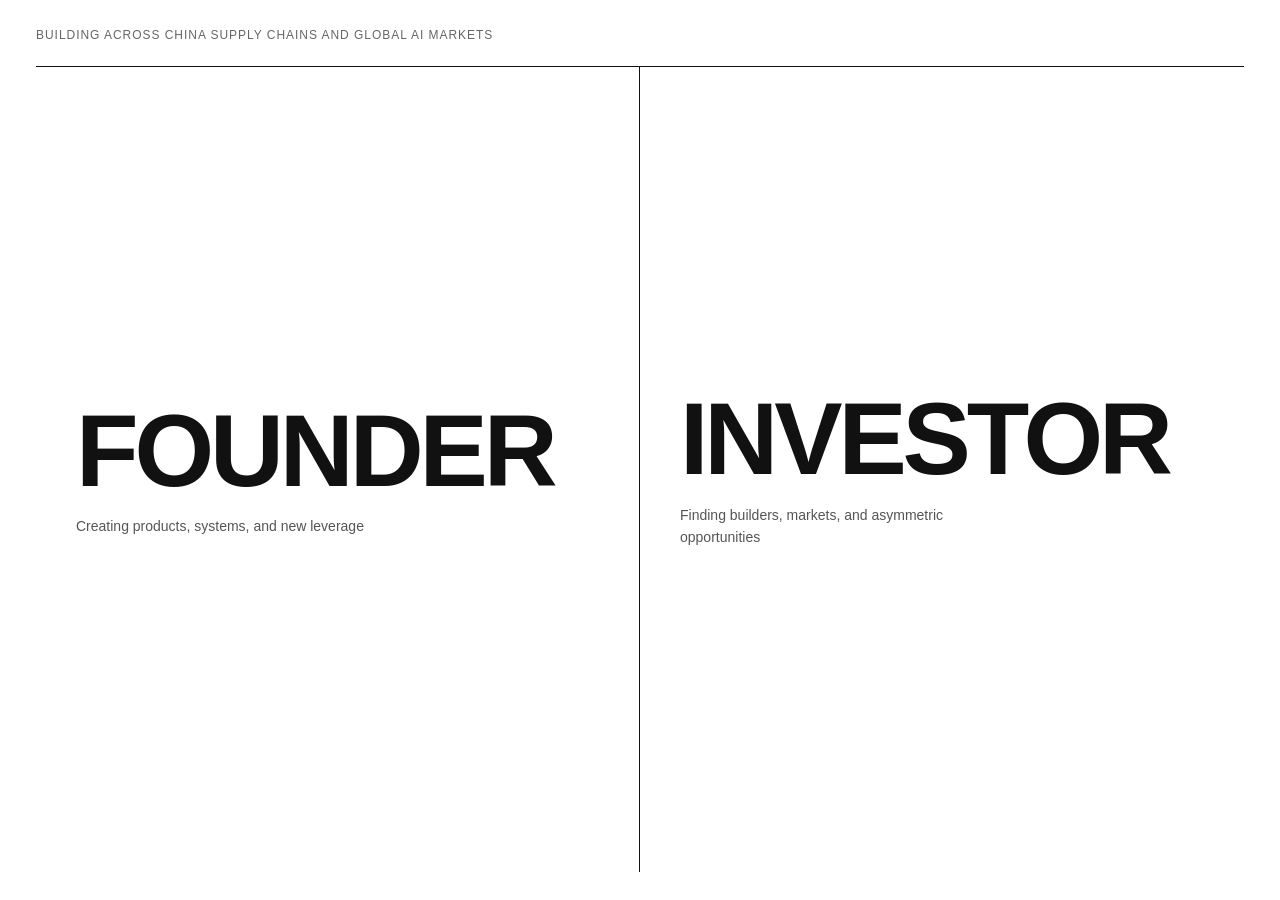
<file: index.html>
<!DOCTYPE html>
<html lang="en">
<head>
  <meta charset="UTF-8" />
  <meta name="viewport" content="width=device-width, initial-scale=1.0" />
  <title>River Liu</title>
  <meta name="description" content="River Liu - Founder / Investor" />
  <link rel="stylesheet" href="style.css" />
</head>
<body class="home">
  <main class="split-home">
    <div class="top-note">
      Building across China supply chains and global AI markets
    </div>

    <section class="split-grid">
      <a class="split-card left" href="founder.html">
        <div class="split-label">FOUNDER</div>
        <div class="split-sub">
          Creating products, systems, and new leverage
        </div>
      </a>

      <a class="split-card right" href="investor.html">
        <div class="split-label">INVESTOR</div>
        <div class="split-sub">
          Finding builders, markets, and asymmetric opportunities
        </div>
      </a>
    </section>
  </main>
</body>
</html>
</file>
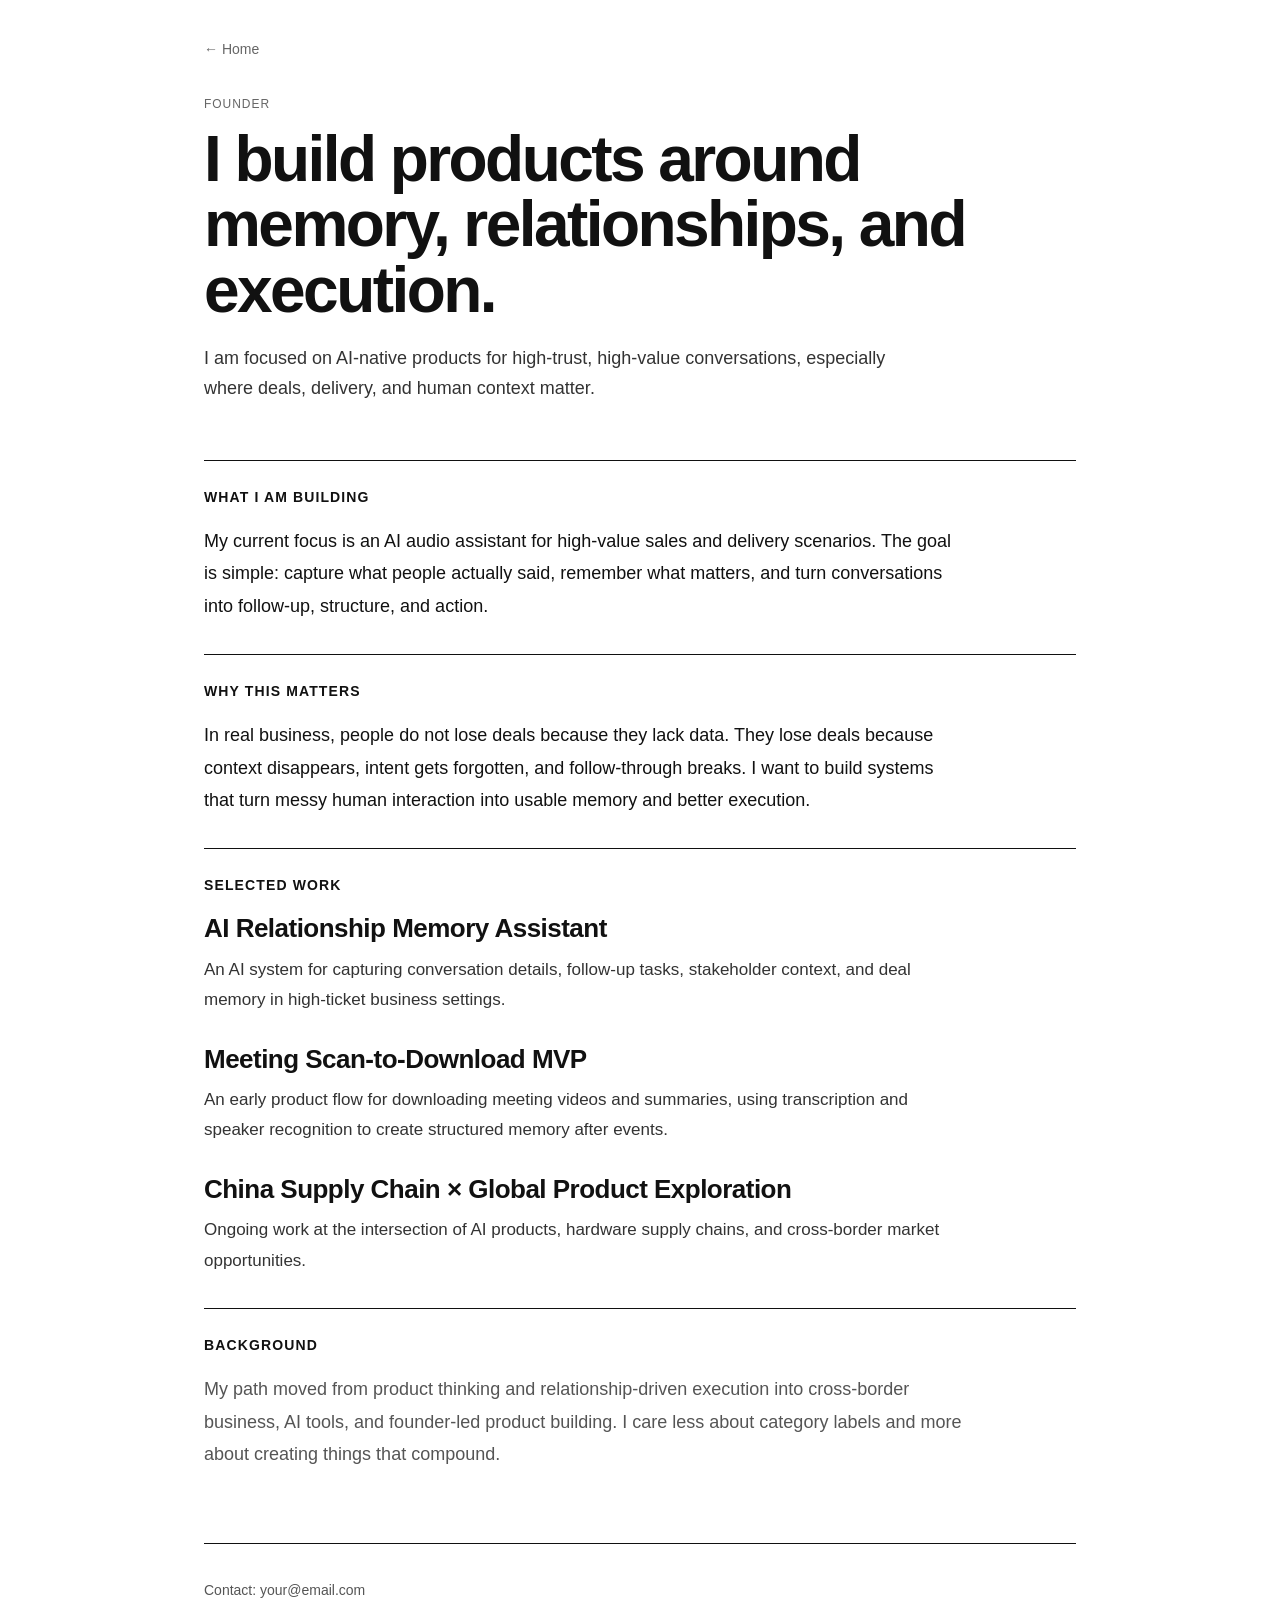
<file: founder.html>
<!DOCTYPE html>
<html lang="en">
<head>
  <meta charset="UTF-8" />
  <meta name="viewport" content="width=device-width, initial-scale=1.0" />
  <title>Founder | River Liu</title>
  <link rel="stylesheet" href="style.css" />
</head>
<body>
  <main class="page">
    <header class="page-header">
      <a class="back-link" href="index.html">← Home</a>
      <div class="page-kicker">FOUNDER</div>
      <h1 class="page-title">I build products around memory, relationships, and execution.</h1>
      <p class="page-intro">
        I am focused on AI-native products for high-trust, high-value conversations,
        especially where deals, delivery, and human context matter.
      </p>
    </header>

    <section class="content-block">
      <h2>What I am building</h2>
      <p>
        My current focus is an AI audio assistant for high-value sales and delivery scenarios.
        The goal is simple: capture what people actually said, remember what matters,
        and turn conversations into follow-up, structure, and action.
      </p>
    </section>

    <section class="content-block">
      <h2>Why this matters</h2>
      <p>
        In real business, people do not lose deals because they lack data.
        They lose deals because context disappears, intent gets forgotten,
        and follow-through breaks. I want to build systems that turn messy human interaction
        into usable memory and better execution.
      </p>
    </section>

    <section class="content-block">
      <h2>Selected work</h2>

      <div class="project-item">
        <h3>AI Relationship Memory Assistant</h3>
        <p>
          An AI system for capturing conversation details, follow-up tasks,
          stakeholder context, and deal memory in high-ticket business settings.
        </p>
      </div>

      <div class="project-item">
        <h3>Meeting Scan-to-Download MVP</h3>
        <p>
          An early product flow for downloading meeting videos and summaries,
          using transcription and speaker recognition to create structured memory after events.
        </p>
      </div>

      <div class="project-item">
        <h3>China Supply Chain × Global Product Exploration</h3>
        <p>
          Ongoing work at the intersection of AI products, hardware supply chains,
          and cross-border market opportunities.
        </p>
      </div>
    </section>

    <section class="content-block muted-block">
      <h2>Background</h2>
      <p>
        My path moved from product thinking and relationship-driven execution
        into cross-border business, AI tools, and founder-led product building.
        I care less about category labels and more about creating things that compound.
      </p>
    </section>

    <footer class="page-footer">
      <p>Contact: your@email.com</p>
    </footer>
  </main>
</body>
</html>
</file>
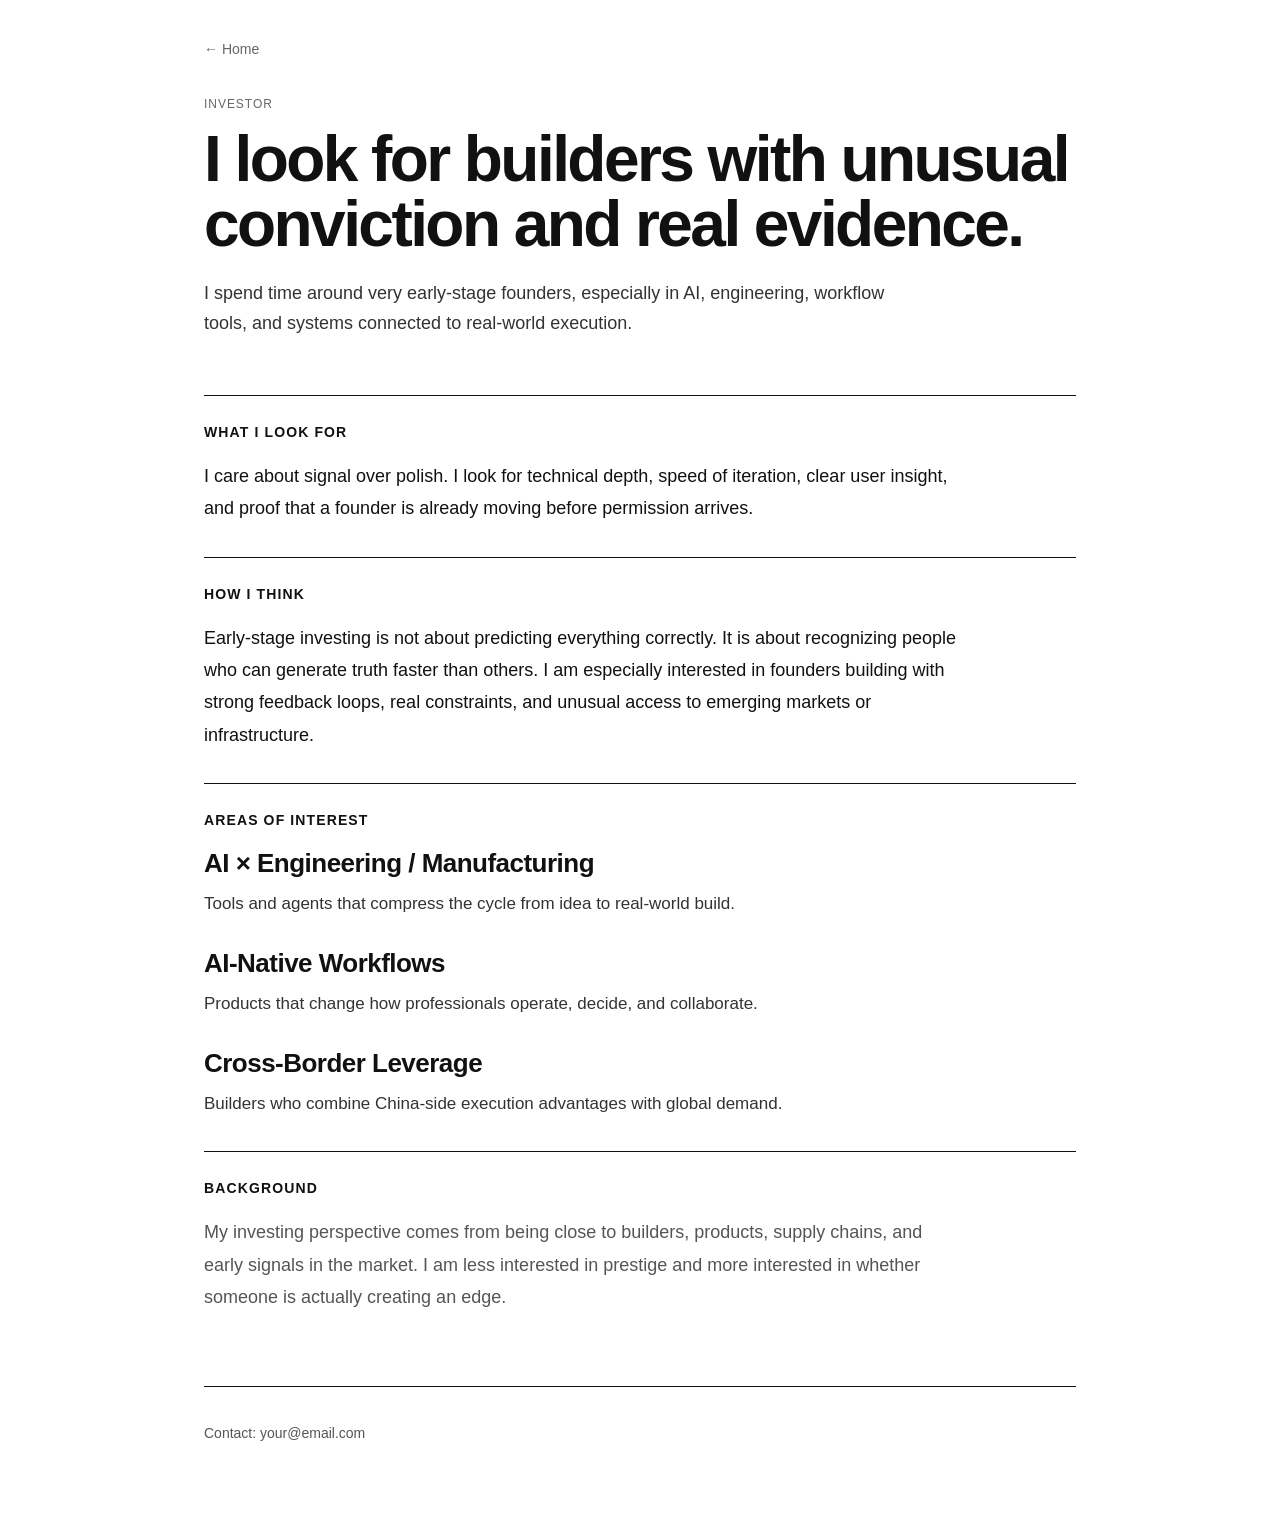
<file: investor.html>
<!DOCTYPE html>
<html lang="en">
<head>
  <meta charset="UTF-8" />
  <meta name="viewport" content="width=device-width, initial-scale=1.0" />
  <title>Investor | River Liu</title>
  <link rel="stylesheet" href="style.css" />
</head>
<body>
  <main class="page">
    <header class="page-header">
      <a class="back-link" href="index.html">← Home</a>
      <div class="page-kicker">INVESTOR</div>
      <h1 class="page-title">I look for builders with unusual conviction and real evidence.</h1>
      <p class="page-intro">
        I spend time around very early-stage founders, especially in AI, engineering,
        workflow tools, and systems connected to real-world execution.
      </p>
    </header>

    <section class="content-block">
      <h2>What I look for</h2>
      <p>
        I care about signal over polish. I look for technical depth, speed of iteration,
        clear user insight, and proof that a founder is already moving before permission arrives.
      </p>
    </section>

    <section class="content-block">
      <h2>How I think</h2>
      <p>
        Early-stage investing is not about predicting everything correctly.
        It is about recognizing people who can generate truth faster than others.
        I am especially interested in founders building with strong feedback loops,
        real constraints, and unusual access to emerging markets or infrastructure.
      </p>
    </section>

    <section class="content-block">
      <h2>Areas of interest</h2>

      <div class="project-item">
        <h3>AI × Engineering / Manufacturing</h3>
        <p>
          Tools and agents that compress the cycle from idea to real-world build.
        </p>
      </div>

      <div class="project-item">
        <h3>AI-Native Workflows</h3>
        <p>
          Products that change how professionals operate, decide, and collaborate.
        </p>
      </div>

      <div class="project-item">
        <h3>Cross-Border Leverage</h3>
        <p>
          Builders who combine China-side execution advantages with global demand.
        </p>
      </div>
    </section>

    <section class="content-block muted-block">
      <h2>Background</h2>
      <p>
        My investing perspective comes from being close to builders, products,
        supply chains, and early signals in the market. I am less interested in prestige
        and more interested in whether someone is actually creating an edge.
      </p>
    </section>

    <footer class="page-footer">
      <p>Contact: your@email.com</p>
    </footer>
  </main>
</body>
</html>
</file>
<file: style.css>
* {
  box-sizing: border-box;
}

html, body {
  margin: 0;
  padding: 0;
  background: #ffffff;
  color: #111111;
  font-family: -apple-system, BlinkMacSystemFont, "SF Pro Display", "Helvetica Neue",
    Helvetica, Arial, sans-serif;
}

a {
  color: inherit;
  text-decoration: none;
}

.home {
  min-height: 100vh;
}

.split-home {
  min-height: 100vh;
  display: flex;
  flex-direction: column;
  padding: 28px 36px;
}

.top-note {
  font-size: 12px;
  letter-spacing: 0.08em;
  text-transform: uppercase;
  color: #666666;
  margin-bottom: 24px;
}

.split-grid {
  flex: 1;
  display: grid;
  grid-template-columns: 1fr 1fr;
  gap: 0;
  border-top: 1px solid #111111;
}

.split-card {
  min-height: calc(100vh - 100px);
  display: flex;
  flex-direction: column;
  justify-content: center;
  padding: 40px;
  transition: all 0.2s ease;
}

.split-card.left {
  border-right: 1px solid #111111;
}

.split-card:hover {
  background: #f7f7f7;
}

.split-label {
  font-size: clamp(42px, 8vw, 110px);
  font-weight: 700;
  line-height: 0.95;
  letter-spacing: -0.04em;
}

.split-sub {
  margin-top: 16px;
  max-width: 320px;
  font-size: 14px;
  line-height: 1.6;
  color: #555555;
}

.page {
  max-width: 920px;
  margin: 0 auto;
  padding: 32px 24px 80px;
}

.page-header {
  padding-top: 8px;
  margin-bottom: 56px;
}

.back-link {
  display: inline-block;
  font-size: 14px;
  color: #666666;
  margin-bottom: 40px;
}

.page-kicker {
  font-size: 12px;
  letter-spacing: 0.08em;
  text-transform: uppercase;
  color: #666666;
  margin-bottom: 16px;
}

.page-title {
  font-size: clamp(34px, 6vw, 64px);
  line-height: 1.02;
  letter-spacing: -0.04em;
  font-weight: 700;
  margin: 0 0 20px;
  max-width: 900px;
}

.page-intro {
  max-width: 700px;
  font-size: 18px;
  line-height: 1.7;
  color: #333333;
  margin: 0;
}

.content-block {
  border-top: 1px solid #111111;
  padding: 28px 0 32px;
}

.content-block h2 {
  font-size: 14px;
  letter-spacing: 0.08em;
  text-transform: uppercase;
  margin: 0 0 20px;
}

.content-block p {
  max-width: 760px;
  font-size: 18px;
  line-height: 1.8;
  margin: 0;
  color: #111111;
}

.project-item + .project-item {
  margin-top: 28px;
}

.project-item h3 {
  font-size: 26px;
  line-height: 1.2;
  letter-spacing: -0.02em;
  margin: 0 0 10px;
}

.project-item p {
  font-size: 17px;
  line-height: 1.8;
  color: #333333;
}

.muted-block p {
  color: #555555;
}

.page-footer {
  border-top: 1px solid #111111;
  padding-top: 24px;
  margin-top: 40px;
}

.page-footer p {
  font-size: 14px;
  color: #555555;
}

@media (max-width: 800px) {
  .split-grid {
    grid-template-columns: 1fr;
  }

  .split-card.left {
    border-right: none;
    border-bottom: 1px solid #111111;
  }

  .split-card {
    min-height: 42vh;
    padding: 28px 20px;
  }

  .split-home {
    padding: 20px;
  }

  .page {
    padding: 20px 20px 64px;
  }

  .page-intro,
  .content-block p,
  .project-item p {
    font-size: 16px;
  }

  .project-item h3 {
    font-size: 22px;
  }
}
</file>
